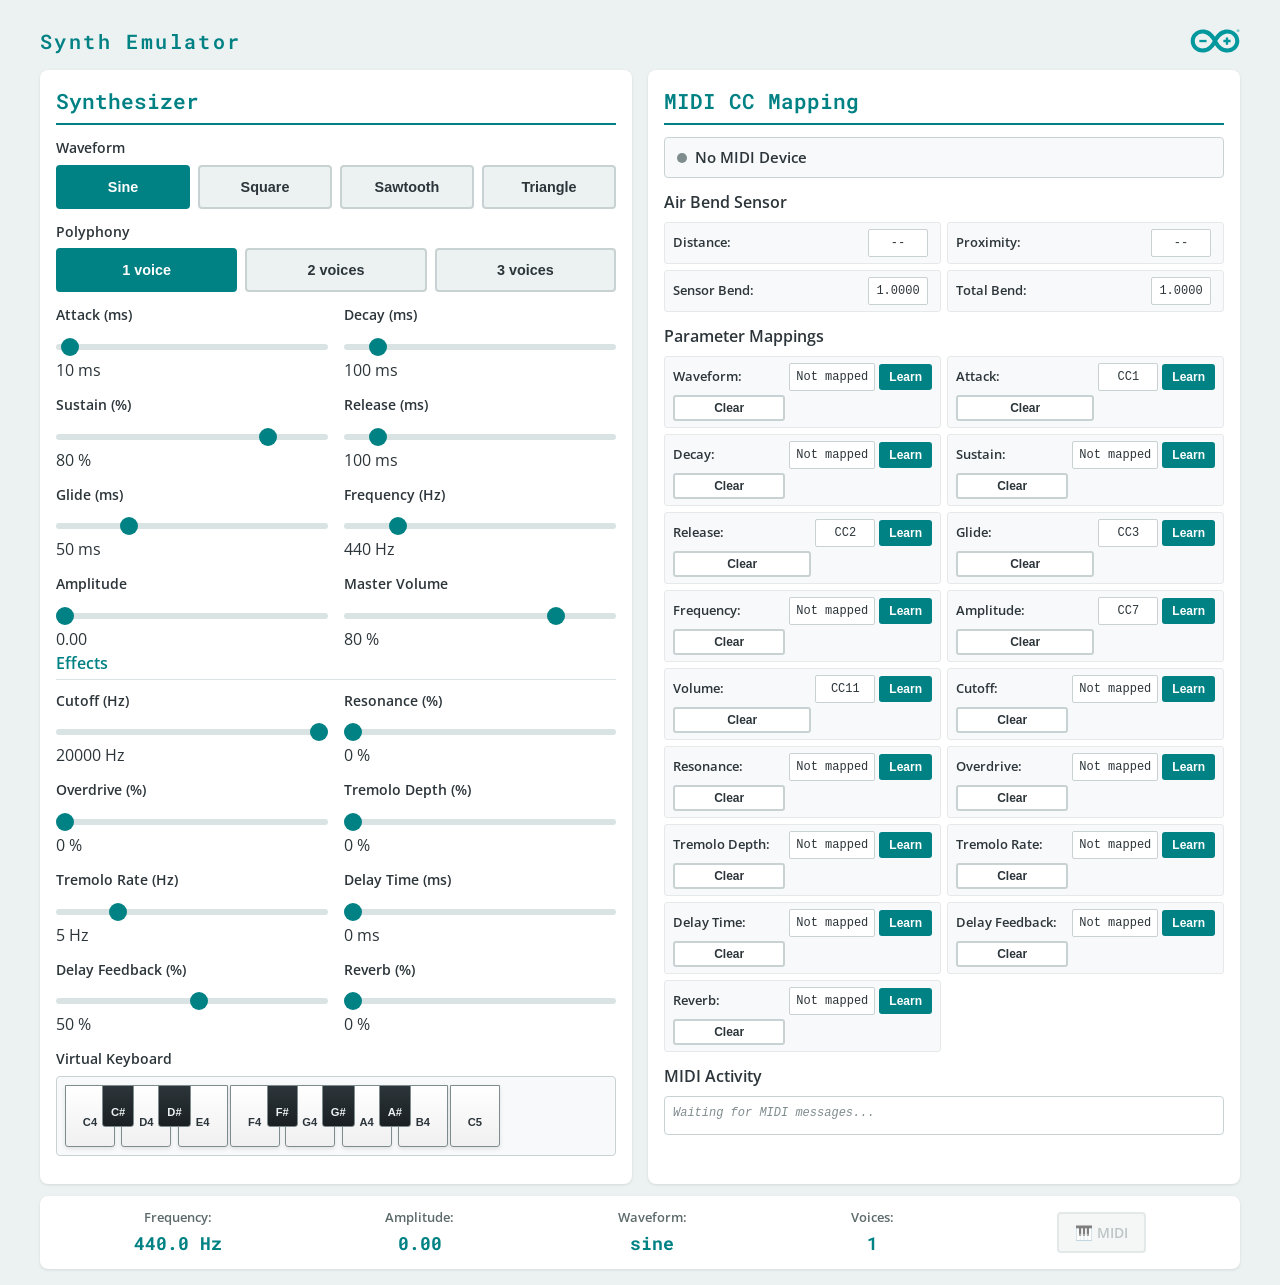
<file: examples/synth-emulator/assets/index.html>
<!--
SPDX-FileCopyrightText: Copyright (C) ARDUINO SRL (http://www.arduino.cc)

SPDX-License-Identifier: MPL-2.0
-->

<!doctype html>
<html>
<head>
  <meta charset="utf-8" />
  <meta name="viewport" content="width=device-width,initial-scale=1" />
  <title>Synth Emulator</title>
  <link rel="stylesheet" href="style.css">
</head>
<body>
  <div id="app">
    <div class="header">
      <h1 class="arduino-text">Synth Emulator</h1>
      <img class="arduino-logo" src="./img/RGB-Arduino-Logo_Color Inline Loop.svg" alt="Arduino Logo">
    </div>

    <div id="main-content">
      <!-- Left Panel: Synth Controls -->
      <div id="synth-panel">
        <h2>Synthesizer</h2>

        <!-- Waveform Selector -->
        <div class="control-group">
          <label>Waveform</label>
          <div class="waveform-selector">
            <button class="waveform-btn active" data-waveform="sine">Sine</button>
            <button class="waveform-btn" data-waveform="square">Square</button>
            <button class="waveform-btn" data-waveform="sawtooth">Sawtooth</button>
            <button class="waveform-btn" data-waveform="triangle">Triangle</button>
          </div>
        </div>

        <!-- Polyphony Selector -->
        <div class="control-group">
          <label>Polyphony</label>
          <div class="voices-selector">
            <button class="voices-btn active" data-voices="1">1 voice</button>
            <button class="voices-btn" data-voices="2">2 voices</button>
            <button class="voices-btn" data-voices="3">3 voices</button>
          </div>
        </div>

        <!-- Two-column layout for controls -->
        <div class="controls-grid">
          <div class="control-group">
            <label>Attack (ms)</label>
            <input type="range" id="attack-slider" min="0" max="500" value="10" step="1">
            <span id="attack-value">10</span> ms
          </div>

          <div class="control-group">
            <label>Decay (ms)</label>
            <input type="range" id="decay-slider" min="0" max="1000" value="100" step="1">
            <span id="decay-value">100</span> ms
          </div>

          <div class="control-group">
            <label>Sustain (%)</label>
            <input type="range" id="sustain-slider" min="0" max="100" value="80" step="1">
            <span id="sustain-value">80</span> %
          </div>

          <div class="control-group">
            <label>Release (ms)</label>
            <input type="range" id="release-slider" min="0" max="1000" value="100" step="1">
            <span id="release-value">100</span> ms
          </div>

          <div class="control-group">
            <label>Glide (ms)</label>
            <input type="range" id="glide-slider" min="0" max="200" value="50" step="1">
            <span id="glide-value">50</span> ms
          </div>

          <div class="control-group">
            <label>Frequency (Hz)</label>
            <input type="range" id="frequency-slider" min="100" max="2000" value="440" step="1">
            <span id="frequency-value">440</span> Hz
          </div>

          <div class="control-group">
            <label>Amplitude</label>
            <input type="range" id="amplitude-slider" min="0" max="100" value="0" step="1">
            <span id="amplitude-value">0.00</span>
          </div>

          <div class="control-group">
            <label>Master Volume</label>
            <input type="range" id="volume-slider" min="0" max="100" value="80" step="1">
            <span id="volume-value">80</span> %
          </div>
        </div>

        <!-- Effects Section -->
        <div class="control-group">
          <label class="section-label">Effects</label>
          <div class="controls-grid">
            <div class="control-group">
              <label>Cutoff (Hz)</label>
              <input type="range" id="cutoff-slider" min="20" max="20000" value="20000" step="10">
              <span id="cutoff-value">20000</span> Hz
            </div>

            <div class="control-group">
              <label>Resonance (%)</label>
              <input type="range" id="resonance-slider" min="0" max="100" value="0" step="1">
              <span id="resonance-value">0</span> %
            </div>

            <div class="control-group">
              <label>Overdrive (%)</label>
              <input type="range" id="overdrive-slider" min="0" max="100" value="0" step="1">
              <span id="overdrive-value">0</span> %
            </div>

            <div class="control-group">
              <label>Tremolo Depth (%)</label>
              <input type="range" id="tremolo-depth-slider" min="0" max="100" value="0" step="1">
              <span id="tremolo-depth-value">0</span> %
            </div>

            <div class="control-group">
              <label>Tremolo Rate (Hz)</label>
              <input type="range" id="tremolo-rate-slider" min="1" max="20" value="5" step="1">
              <span id="tremolo-rate-value">5</span> Hz
            </div>

            <div class="control-group">
              <label>Delay Time (ms)</label>
              <input type="range" id="delay-time-slider" min="0" max="1000" value="0" step="10">
              <span id="delay-time-value">0</span> ms
            </div>

            <div class="control-group">
              <label>Delay Feedback (%)</label>
              <input type="range" id="delay-feedback-slider" min="0" max="95" value="50" step="1">
              <span id="delay-feedback-value">50</span> %
            </div>

            <div class="control-group">
              <label>Reverb (%)</label>
              <input type="range" id="reverb-slider" min="0" max="100" value="0" step="1">
              <span id="reverb-value">0</span> %
            </div>
          </div>
        </div>

        <!-- Virtual Keyboard -->
        <div class="control-group">
          <label>Virtual Keyboard</label>
          <div id="keyboard">
            <!-- White keys -->
            <button class="key white" data-note="60">C4</button>
            <button class="key black" data-note="61">C#</button>
            <button class="key white" data-note="62">D4</button>
            <button class="key black" data-note="63">D#</button>
            <button class="key white" data-note="64">E4</button>
            <button class="key white" data-note="65">F4</button>
            <button class="key black" data-note="66">F#</button>
            <button class="key white" data-note="67">G4</button>
            <button class="key black" data-note="68">G#</button>
            <button class="key white" data-note="69">A4</button>
            <button class="key black" data-note="70">A#</button>
            <button class="key white" data-note="71">B4</button>
            <button class="key white" data-note="72">C5</button>
          </div>
        </div>
      </div>

      <!-- Right Panel: MIDI CC Mapping -->
      <div id="midi-panel">
        <h2>MIDI CC Mapping</h2>
        <div id="midi-status" class="status-indicator">
          <span class="status-dot"></span>
          <span class="status-text">No MIDI Device</span>
          <span class="device-name" id="device-name"></span>
        </div>

        <div class="mapping-group">
          <h3>Air Bend Sensor</h3>
          <div class="mappings-grid">
            <div class="mapping-row">
              <span class="mapping-label">Distance:</span>
              <span class="mapping-cc" id="sensor-distance">--</span>
            </div>
        
            <div class="mapping-row">
              <span class="mapping-label">Proximity:</span>
              <span class="mapping-cc" id="sensor-proximity">--</span>
            </div>
        
            <div class="mapping-row">
              <span class="mapping-label">Sensor Bend:</span>
              <span class="mapping-cc" id="sensor-bend">1.0000</span>
            </div>
        
            <div class="mapping-row">
              <span class="mapping-label">Total Bend:</span>
              <span class="mapping-cc" id="sensor-total-bend">1.0000</span>
            </div>
          </div>
        </div>
        
        <div class="mapping-group">
          <h3>Parameter Mappings</h3>
          <div class="mappings-grid">
            <div class="mapping-row">
              <span class="mapping-label">Waveform:</span>
              <span class="mapping-cc" id="map-waveform">Not mapped</span>
              <button class="learn-btn" data-param="waveform">Learn</button>
              <button class="clear-btn" data-param="waveform">Clear</button>
            </div>

            <div class="mapping-row">
              <span class="mapping-label">Attack:</span>
              <span class="mapping-cc" id="map-attack">CC1</span>
              <button class="learn-btn" data-param="attack">Learn</button>
              <button class="clear-btn" data-param="attack">Clear</button>
            </div>

            <div class="mapping-row">
              <span class="mapping-label">Decay:</span>
              <span class="mapping-cc" id="map-decay">Not mapped</span>
              <button class="learn-btn" data-param="decay">Learn</button>
              <button class="clear-btn" data-param="decay">Clear</button>
            </div>

            <div class="mapping-row">
              <span class="mapping-label">Sustain:</span>
              <span class="mapping-cc" id="map-sustain">Not mapped</span>
              <button class="learn-btn" data-param="sustain">Learn</button>
              <button class="clear-btn" data-param="sustain">Clear</button>
            </div>

            <div class="mapping-row">
              <span class="mapping-label">Release:</span>
              <span class="mapping-cc" id="map-release">CC2</span>
              <button class="learn-btn" data-param="release">Learn</button>
              <button class="clear-btn" data-param="release">Clear</button>
            </div>

            <div class="mapping-row">
              <span class="mapping-label">Glide:</span>
              <span class="mapping-cc" id="map-glide">CC3</span>
              <button class="learn-btn" data-param="glide">Learn</button>
              <button class="clear-btn" data-param="glide">Clear</button>
            </div>

            <div class="mapping-row">
              <span class="mapping-label">Frequency:</span>
              <span class="mapping-cc" id="map-frequency">Not mapped</span>
              <button class="learn-btn" data-param="frequency">Learn</button>
              <button class="clear-btn" data-param="frequency">Clear</button>
            </div>

            <div class="mapping-row">
              <span class="mapping-label">Amplitude:</span>
              <span class="mapping-cc" id="map-amplitude">CC7</span>
              <button class="learn-btn" data-param="amplitude">Learn</button>
              <button class="clear-btn" data-param="amplitude">Clear</button>
            </div>

            <div class="mapping-row">
              <span class="mapping-label">Volume:</span>
              <span class="mapping-cc" id="map-master_volume">CC11</span>
              <button class="learn-btn" data-param="master_volume">Learn</button>
              <button class="clear-btn" data-param="master_volume">Clear</button>
            </div>

            <div class="mapping-row">
              <span class="mapping-label">Cutoff:</span>
              <span class="mapping-cc" id="map-cutoff">Not mapped</span>
              <button class="learn-btn" data-param="cutoff">Learn</button>
              <button class="clear-btn" data-param="cutoff">Clear</button>
            </div>

            <div class="mapping-row">
              <span class="mapping-label">Resonance:</span>
              <span class="mapping-cc" id="map-resonance">Not mapped</span>
              <button class="learn-btn" data-param="resonance">Learn</button>
              <button class="clear-btn" data-param="resonance">Clear</button>
            </div>

            <div class="mapping-row">
              <span class="mapping-label">Overdrive:</span>
              <span class="mapping-cc" id="map-overdrive">Not mapped</span>
              <button class="learn-btn" data-param="overdrive">Learn</button>
              <button class="clear-btn" data-param="overdrive">Clear</button>
            </div>

            <div class="mapping-row">
              <span class="mapping-label">Tremolo Depth:</span>
              <span class="mapping-cc" id="map-tremolo_depth">Not mapped</span>
              <button class="learn-btn" data-param="tremolo_depth">Learn</button>
              <button class="clear-btn" data-param="tremolo_depth">Clear</button>
            </div>

            <div class="mapping-row">
              <span class="mapping-label">Tremolo Rate:</span>
              <span class="mapping-cc" id="map-tremolo_rate">Not mapped</span>
              <button class="learn-btn" data-param="tremolo_rate">Learn</button>
              <button class="clear-btn" data-param="tremolo_rate">Clear</button>
            </div>

            <div class="mapping-row">
              <span class="mapping-label">Delay Time:</span>
              <span class="mapping-cc" id="map-delay_time">Not mapped</span>
              <button class="learn-btn" data-param="delay_time">Learn</button>
              <button class="clear-btn" data-param="delay_time">Clear</button>
            </div>

            <div class="mapping-row">
              <span class="mapping-label">Delay Feedback:</span>
              <span class="mapping-cc" id="map-delay_feedback">Not mapped</span>
              <button class="learn-btn" data-param="delay_feedback">Learn</button>
              <button class="clear-btn" data-param="delay_feedback">Clear</button>
            </div>

            <div class="mapping-row">
              <span class="mapping-label">Reverb:</span>
              <span class="mapping-cc" id="map-reverb_wet">Not mapped</span>
              <button class="learn-btn" data-param="reverb_wet">Learn</button>
              <button class="clear-btn" data-param="reverb_wet">Clear</button>
            </div>
          </div>
        </div>

        <!-- MIDI Activity Monitor -->
        <div class="mapping-group">
          <h3>MIDI Activity</h3>
          <div id="midi-activity">
            <div class="activity-log" id="midi-log">
              <p class="placeholder">Waiting for MIDI messages...</p>
            </div>
          </div>
        </div>
      </div>
    </div>

    <!-- Status Bar -->
    <div id="status-bar">
      <div class="status-item">
        <span class="status-label">Frequency:</span>
        <span id="status-frequency">440.0 Hz</span>
      </div>
      <div class="status-item">
        <span class="status-label">Amplitude:</span>
        <span id="status-amplitude">0.00</span>
      </div>
      <div class="status-item">
        <span class="status-label">Waveform:</span>
        <span id="status-waveform">sine</span>
      </div>
      <div class="status-item">
        <span class="status-label">Voices:</span>
        <span id="status-voices">1</span>
      </div>
      <div class="status-item midi-indicator" id="midi-indicator">
        🎹 MIDI
      </div>
    </div>
  </div>

  <script src="libs/socket.io.min.js"></script>
  <script src="main.js"></script>
</body>
</html>
</file>
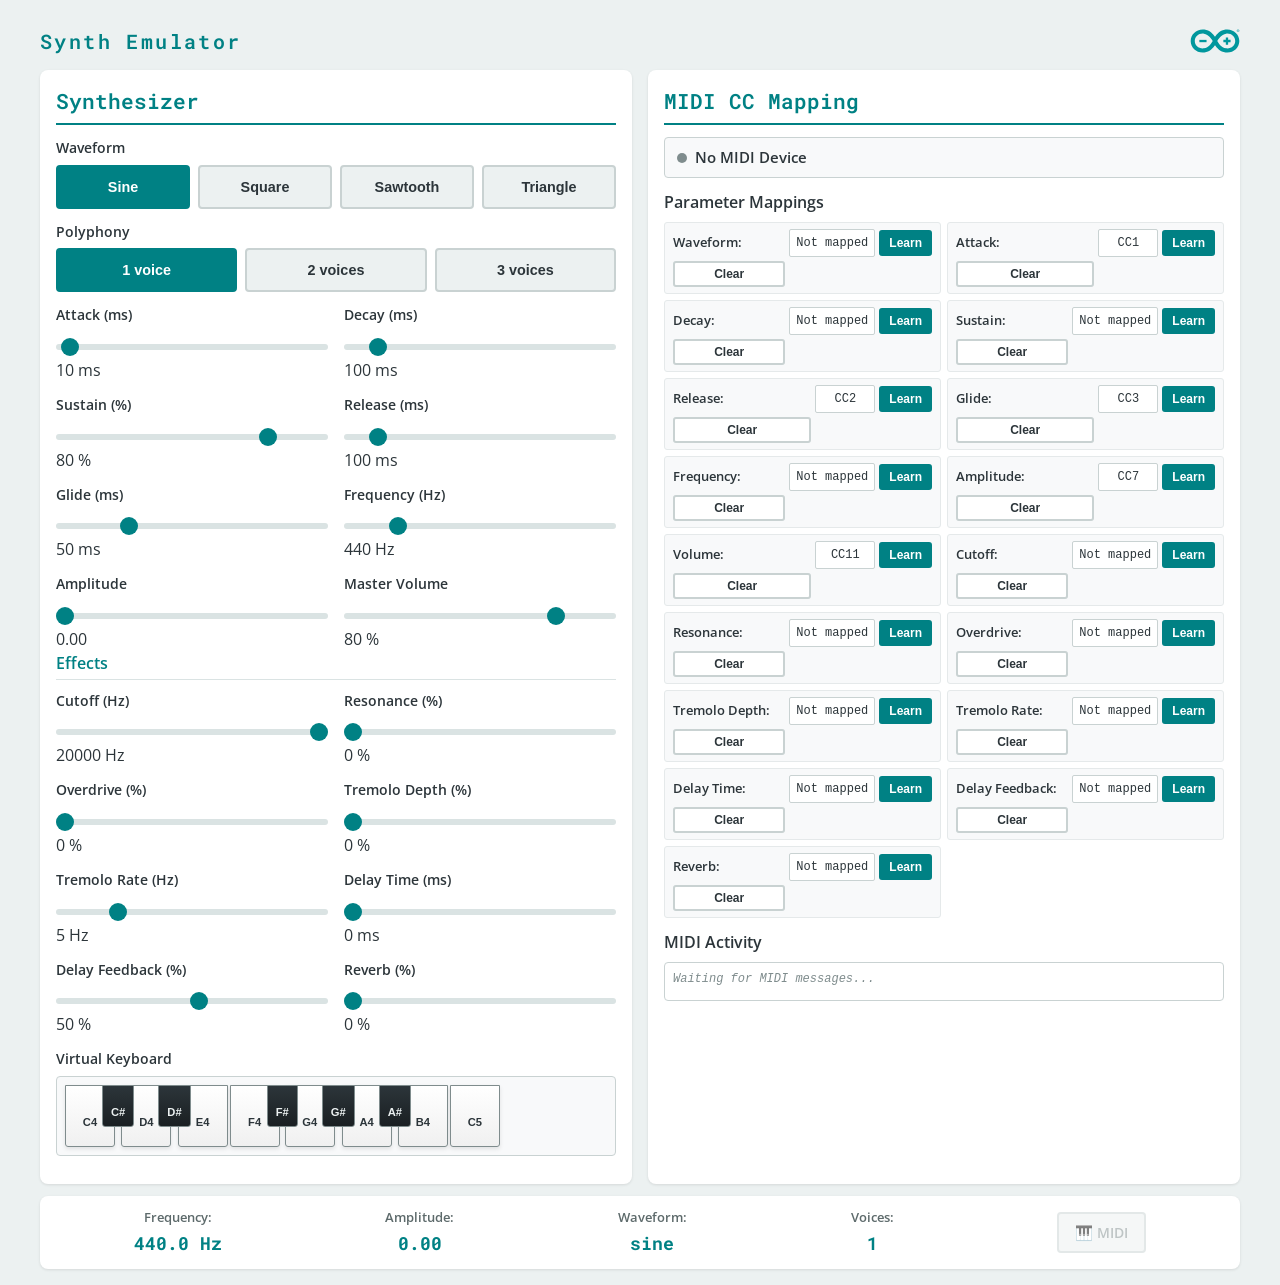
<file: inspirational/common/synth-emulator/assets/index.html>
<!--
SPDX-FileCopyrightText: Copyright (C) ARDUINO SRL (http://www.arduino.cc)

SPDX-License-Identifier: MPL-2.0
-->

<!doctype html>
<html>
  <head>
    <meta charset="utf-8" />
    <meta name="viewport" content="width=device-width,initial-scale=1" />
    <title>Synth Emulator</title>
    <link rel="stylesheet" href="style.css" />
  </head>
  <body>
    <div id="app">
      <div class="header">
        <h1 class="arduino-text">Synth Emulator</h1>
        <img class="arduino-logo" src="./img/RGB-Arduino-Logo_Color Inline Loop.svg" alt="Arduino Logo" />
      </div>

      <div id="main-content">
        <!-- Left Panel: Synth Controls -->
        <div id="synth-panel">
          <h2>Synthesizer</h2>

          <!-- Waveform Selector -->
          <div class="control-group">
            <label>Waveform</label>
            <div class="waveform-selector">
              <button class="waveform-btn active" data-waveform="sine">Sine</button>
              <button class="waveform-btn" data-waveform="square">Square</button>
              <button class="waveform-btn" data-waveform="sawtooth">Sawtooth</button>
              <button class="waveform-btn" data-waveform="triangle">Triangle</button>
            </div>
          </div>

          <!-- Polyphony Selector -->
          <div class="control-group">
            <label>Polyphony</label>
            <div class="voices-selector">
              <button class="voices-btn active" data-voices="1">1 voice</button>
              <button class="voices-btn" data-voices="2">2 voices</button>
              <button class="voices-btn" data-voices="3">3 voices</button>
            </div>
          </div>

          <!-- Two-column layout for controls -->
          <div class="controls-grid">
            <div class="control-group">
              <label>Attack (ms)</label>
              <input type="range" id="attack-slider" min="0" max="500" value="10" step="1" />
              <span id="attack-value">10</span> ms
            </div>

            <div class="control-group">
              <label>Decay (ms)</label>
              <input type="range" id="decay-slider" min="0" max="1000" value="100" step="1" />
              <span id="decay-value">100</span> ms
            </div>

            <div class="control-group">
              <label>Sustain (%)</label>
              <input type="range" id="sustain-slider" min="0" max="100" value="80" step="1" />
              <span id="sustain-value">80</span> %
            </div>

            <div class="control-group">
              <label>Release (ms)</label>
              <input type="range" id="release-slider" min="0" max="1000" value="100" step="1" />
              <span id="release-value">100</span> ms
            </div>

            <div class="control-group">
              <label>Glide (ms)</label>
              <input type="range" id="glide-slider" min="0" max="200" value="50" step="1" />
              <span id="glide-value">50</span> ms
            </div>

            <div class="control-group">
              <label>Frequency (Hz)</label>
              <input type="range" id="frequency-slider" min="100" max="2000" value="440" step="1" />
              <span id="frequency-value">440</span> Hz
            </div>

            <div class="control-group">
              <label>Amplitude</label>
              <input type="range" id="amplitude-slider" min="0" max="100" value="0" step="1" />
              <span id="amplitude-value">0.00</span>
            </div>

            <div class="control-group">
              <label>Master Volume</label>
              <input type="range" id="volume-slider" min="0" max="100" value="80" step="1" />
              <span id="volume-value">80</span> %
            </div>
          </div>

          <!-- Effects Section -->
          <div class="control-group">
            <label class="section-label">Effects</label>
            <div class="controls-grid">
              <div class="control-group">
                <label>Cutoff (Hz)</label>
                <input type="range" id="cutoff-slider" min="20" max="20000" value="20000" step="10" />
                <span id="cutoff-value">20000</span> Hz
              </div>

              <div class="control-group">
                <label>Resonance (%)</label>
                <input type="range" id="resonance-slider" min="0" max="100" value="0" step="1" />
                <span id="resonance-value">0</span> %
              </div>

              <div class="control-group">
                <label>Overdrive (%)</label>
                <input type="range" id="overdrive-slider" min="0" max="100" value="0" step="1" />
                <span id="overdrive-value">0</span> %
              </div>

              <div class="control-group">
                <label>Tremolo Depth (%)</label>
                <input type="range" id="tremolo-depth-slider" min="0" max="100" value="0" step="1" />
                <span id="tremolo-depth-value">0</span> %
              </div>

              <div class="control-group">
                <label>Tremolo Rate (Hz)</label>
                <input type="range" id="tremolo-rate-slider" min="1" max="20" value="5" step="1" />
                <span id="tremolo-rate-value">5</span> Hz
              </div>

              <div class="control-group">
                <label>Delay Time (ms)</label>
                <input type="range" id="delay-time-slider" min="0" max="1000" value="0" step="10" />
                <span id="delay-time-value">0</span> ms
              </div>

              <div class="control-group">
                <label>Delay Feedback (%)</label>
                <input type="range" id="delay-feedback-slider" min="0" max="95" value="50" step="1" />
                <span id="delay-feedback-value">50</span> %
              </div>

              <div class="control-group">
                <label>Reverb (%)</label>
                <input type="range" id="reverb-slider" min="0" max="100" value="0" step="1" />
                <span id="reverb-value">0</span> %
              </div>
            </div>
          </div>

          <!-- Virtual Keyboard -->
          <div class="control-group">
            <label>Virtual Keyboard</label>
            <div id="keyboard">
              <!-- White keys -->
              <button class="key white" data-note="60">C4</button>
              <button class="key black" data-note="61">C#</button>
              <button class="key white" data-note="62">D4</button>
              <button class="key black" data-note="63">D#</button>
              <button class="key white" data-note="64">E4</button>
              <button class="key white" data-note="65">F4</button>
              <button class="key black" data-note="66">F#</button>
              <button class="key white" data-note="67">G4</button>
              <button class="key black" data-note="68">G#</button>
              <button class="key white" data-note="69">A4</button>
              <button class="key black" data-note="70">A#</button>
              <button class="key white" data-note="71">B4</button>
              <button class="key white" data-note="72">C5</button>
            </div>
          </div>
        </div>

        <!-- Right Panel: MIDI CC Mapping -->
        <div id="midi-panel">
          <h2>MIDI CC Mapping</h2>
          <div id="midi-status" class="status-indicator">
            <span class="status-dot"></span>
            <span class="status-text">No MIDI Device</span>
            <span class="device-name" id="device-name"></span>
          </div>

          <div class="mapping-group">
            <h3>Parameter Mappings</h3>
            <div class="mappings-grid">
              <div class="mapping-row">
                <span class="mapping-label">Waveform:</span>
                <span class="mapping-cc" id="map-waveform">Not mapped</span>
                <button class="learn-btn" data-param="waveform">Learn</button>
                <button class="clear-btn" data-param="waveform">Clear</button>
              </div>

              <div class="mapping-row">
                <span class="mapping-label">Attack:</span>
                <span class="mapping-cc" id="map-attack">CC1</span>
                <button class="learn-btn" data-param="attack">Learn</button>
                <button class="clear-btn" data-param="attack">Clear</button>
              </div>

              <div class="mapping-row">
                <span class="mapping-label">Decay:</span>
                <span class="mapping-cc" id="map-decay">Not mapped</span>
                <button class="learn-btn" data-param="decay">Learn</button>
                <button class="clear-btn" data-param="decay">Clear</button>
              </div>

              <div class="mapping-row">
                <span class="mapping-label">Sustain:</span>
                <span class="mapping-cc" id="map-sustain">Not mapped</span>
                <button class="learn-btn" data-param="sustain">Learn</button>
                <button class="clear-btn" data-param="sustain">Clear</button>
              </div>

              <div class="mapping-row">
                <span class="mapping-label">Release:</span>
                <span class="mapping-cc" id="map-release">CC2</span>
                <button class="learn-btn" data-param="release">Learn</button>
                <button class="clear-btn" data-param="release">Clear</button>
              </div>

              <div class="mapping-row">
                <span class="mapping-label">Glide:</span>
                <span class="mapping-cc" id="map-glide">CC3</span>
                <button class="learn-btn" data-param="glide">Learn</button>
                <button class="clear-btn" data-param="glide">Clear</button>
              </div>

              <div class="mapping-row">
                <span class="mapping-label">Frequency:</span>
                <span class="mapping-cc" id="map-frequency">Not mapped</span>
                <button class="learn-btn" data-param="frequency">Learn</button>
                <button class="clear-btn" data-param="frequency">Clear</button>
              </div>

              <div class="mapping-row">
                <span class="mapping-label">Amplitude:</span>
                <span class="mapping-cc" id="map-amplitude">CC7</span>
                <button class="learn-btn" data-param="amplitude">Learn</button>
                <button class="clear-btn" data-param="amplitude">Clear</button>
              </div>

              <div class="mapping-row">
                <span class="mapping-label">Volume:</span>
                <span class="mapping-cc" id="map-master_volume">CC11</span>
                <button class="learn-btn" data-param="master_volume">Learn</button>
                <button class="clear-btn" data-param="master_volume">Clear</button>
              </div>

              <div class="mapping-row">
                <span class="mapping-label">Cutoff:</span>
                <span class="mapping-cc" id="map-cutoff">Not mapped</span>
                <button class="learn-btn" data-param="cutoff">Learn</button>
                <button class="clear-btn" data-param="cutoff">Clear</button>
              </div>

              <div class="mapping-row">
                <span class="mapping-label">Resonance:</span>
                <span class="mapping-cc" id="map-resonance">Not mapped</span>
                <button class="learn-btn" data-param="resonance">Learn</button>
                <button class="clear-btn" data-param="resonance">Clear</button>
              </div>

              <div class="mapping-row">
                <span class="mapping-label">Overdrive:</span>
                <span class="mapping-cc" id="map-overdrive">Not mapped</span>
                <button class="learn-btn" data-param="overdrive">Learn</button>
                <button class="clear-btn" data-param="overdrive">Clear</button>
              </div>

              <div class="mapping-row">
                <span class="mapping-label">Tremolo Depth:</span>
                <span class="mapping-cc" id="map-tremolo_depth">Not mapped</span>
                <button class="learn-btn" data-param="tremolo_depth">Learn</button>
                <button class="clear-btn" data-param="tremolo_depth">Clear</button>
              </div>

              <div class="mapping-row">
                <span class="mapping-label">Tremolo Rate:</span>
                <span class="mapping-cc" id="map-tremolo_rate">Not mapped</span>
                <button class="learn-btn" data-param="tremolo_rate">Learn</button>
                <button class="clear-btn" data-param="tremolo_rate">Clear</button>
              </div>

              <div class="mapping-row">
                <span class="mapping-label">Delay Time:</span>
                <span class="mapping-cc" id="map-delay_time">Not mapped</span>
                <button class="learn-btn" data-param="delay_time">Learn</button>
                <button class="clear-btn" data-param="delay_time">Clear</button>
              </div>

              <div class="mapping-row">
                <span class="mapping-label">Delay Feedback:</span>
                <span class="mapping-cc" id="map-delay_feedback">Not mapped</span>
                <button class="learn-btn" data-param="delay_feedback">Learn</button>
                <button class="clear-btn" data-param="delay_feedback">Clear</button>
              </div>

              <div class="mapping-row">
                <span class="mapping-label">Reverb:</span>
                <span class="mapping-cc" id="map-reverb_wet">Not mapped</span>
                <button class="learn-btn" data-param="reverb_wet">Learn</button>
                <button class="clear-btn" data-param="reverb_wet">Clear</button>
              </div>
            </div>
          </div>

          <!-- MIDI Activity Monitor -->
          <div class="mapping-group">
            <h3>MIDI Activity</h3>
            <div id="midi-activity">
              <div class="activity-log" id="midi-log">
                <p class="placeholder">Waiting for MIDI messages...</p>
              </div>
            </div>
          </div>
        </div>
      </div>

      <!-- Status Bar -->
      <div id="status-bar">
        <div class="status-item">
          <span class="status-label">Frequency:</span>
          <span id="status-frequency">440.0 Hz</span>
        </div>
        <div class="status-item">
          <span class="status-label">Amplitude:</span>
          <span id="status-amplitude">0.00</span>
        </div>
        <div class="status-item">
          <span class="status-label">Waveform:</span>
          <span id="status-waveform">sine</span>
        </div>
        <div class="status-item">
          <span class="status-label">Voices:</span>
          <span id="status-voices">1</span>
        </div>
        <div class="status-item midi-indicator" id="midi-indicator">🎹 MIDI</div>
      </div>
    </div>

    <script src="libs/socket.io.min.js"></script>
    <script src="main.js"></script>
  </body>
</html>
</file>
<file: examples/synth-emulator/assets/style.css>
/*
 * SPDX-FileCopyrightText: Copyright (C) ARDUINO SRL (http://www.arduino.cc)
 *
 * SPDX-License-Identifier: MPL-2.0
 */

@import url('fonts/fonts.css');

* {
  margin: 0;
  padding: 0;
  box-sizing: border-box;
}

body {
  font-family: 'Open Sans', sans-serif;
  background-color: #ECF1F1;
  color: #2C353A;
  padding: 12px 40px 16px 40px;
  line-height: 1.5;
}

#app {
  max-width: 1400px;
  margin: 0 auto;
}

/* Header */
.header {
  display: flex;
  justify-content: space-between;
  align-items: center;
  margin-bottom: 12px;
  position: sticky;
  top: 0;
  background: #ECF1F1;
  z-index: 1000;
  padding-top: 12px;
}

.arduino-text {
  color: #008184;
  font-family: "Roboto Mono", monospace;
  font-size: 20px;
  font-weight: 600;
  margin: 0;
  font-style: normal;
  line-height: 170%;
  letter-spacing: 2.4px;
}

.arduino-logo {
  height: 24px;
  width: auto;
}

/* Main Content */
#main-content {
  display: grid;
  grid-template-columns: 1fr 1fr;
  gap: 16px;
  margin-bottom: 12px;
}

/* Panels */
#synth-panel,
#midi-panel {
  background: white;
  border-radius: 8px;
  padding: 16px;
  box-shadow: 0 1px 3px rgba(0, 0, 0, 0.1);
}

#synth-panel h2,
#midi-panel h2 {
  font-size: 1.3em;
  margin-bottom: 12px;
  color: #008184;
  font-family: "Roboto Mono", monospace;
  font-weight: 600;
  border-bottom: 2px solid #008184;
  padding-bottom: 6px;
}

/* Control Groups */
.control-group {
  margin-bottom: 12px;
}

.control-group label {
  display: block;
  font-weight: 600;
  margin-bottom: 6px;
  font-size: 0.9em;
  color: #2C353A;
}

.control-group label.section-label {
  font-size: 1em;
  color: #008184;
  border-bottom: 1px solid #DAE3E3;
  padding-bottom: 4px;
  margin-bottom: 10px;
}

/* Two-column grid for synth controls */
.controls-grid {
  display: grid;
  grid-template-columns: 1fr 1fr;
  gap: 12px 16px;
}

.controls-grid .control-group {
  margin-bottom: 0;
}

/* Waveform Selector */
.waveform-selector {
  display: flex;
  gap: 8px;
  flex-wrap: wrap;
}

.waveform-btn {
  flex: 1;
  min-width: 100px;
  padding: 12px 16px;
  background: #ECF1F1;
  border: 2px solid #C9D2D2;
  border-radius: 4px;
  color: #2C353A;
  font-size: 0.9em;
  font-weight: 600;
  cursor: pointer;
  transition: all 0.2s ease;
}

.waveform-btn:hover {
  background: #DAE3E3;
  border-color: #008184;
}

.waveform-btn.active {
  background: #008184;
  border-color: #008184;
  color: white;
}

/* Polyphony / Voices Selector */
.voices-selector {
  display: flex;
  gap: 8px;
  flex-wrap: wrap;
}

.voices-btn {
  flex: 1;
  min-width: 80px;
  padding: 12px 16px;
  background: #ECF1F1;
  border: 2px solid #C9D2D2;
  border-radius: 4px;
  color: #2C353A;
  font-size: 0.9em;
  font-weight: 600;
  cursor: pointer;
  transition: all 0.2s ease;
}

.voices-btn:hover {
  background: #DAE3E3;
  border-color: #008184;
}

.voices-btn.active {
  background: #008184;
  border-color: #008184;
  color: white;
}

/* Sliders */
input[type="range"] {
  width: 100%;
  height: 6px;
  background: #DAE3E3;
  border-radius: 3px;
  outline: none;
  -webkit-appearance: none;
  appearance: none;
  margin: 8px 0;
}

input[type="range"]::-webkit-slider-thumb {
  -webkit-appearance: none;
  appearance: none;
  width: 18px;
  height: 18px;
  background: #008184;
  border-radius: 50%;
  cursor: pointer;
  transition: all 0.2s ease;
}

input[type="range"]::-webkit-slider-thumb:hover {
  background: #00979D;
  transform: scale(1.1);
}

input[type="range"]::-moz-range-thumb {
  width: 18px;
  height: 18px;
  background: #008184;
  border-radius: 50%;
  cursor: pointer;
  transition: all 0.2s ease;
  border: none;
}

input[type="range"]::-moz-range-thumb:hover {
  background: #00979D;
  transform: scale(1.1);
}

/* Virtual Keyboard */
#keyboard {
  display: flex;
  gap: 2px;
  margin-top: 6px;
  overflow-x: auto;
  padding: 8px;
  background: #F8F9FA;
  border-radius: 4px;
  border: 1px solid #C9D2D2;
  height: 80px;
}

.key {
  padding: 30px 12px;
  border: 1px solid #7F8C8D;
  border-radius: 0 0 3px 3px;
  cursor: pointer;
  font-weight: 600;
  font-size: 0.7em;
  transition: all 0.1s ease;
  position: relative;
}

.key.white {
  background: linear-gradient(to bottom, #ffffff 0%, #f0f0f0 100%);
  color: #2C353A;
  min-width: 50px;
  box-shadow: 0 2px 4px rgba(0, 0, 0, 0.1);
}

.key.black {
  background: linear-gradient(to bottom, #2C353A 0%, #1a1f22 100%);
  color: #ECF1F1;
  min-width: 30px;
  margin: 0 -15px;
  z-index: 1;
  height: 55%;
  padding: 20px 8px;
}

.key:hover {
  transform: translateY(-1px);
  box-shadow: 0 3px 6px rgba(0, 0, 0, 0.2);
}

.key.pressed {
  transform: translateY(2px);
  box-shadow: inset 0 2px 4px rgba(0, 0, 0, 0.2);
}

.key.white.pressed {
  background: linear-gradient(to bottom, #DAE3E3 0%, #C9D2D2 100%);
}

.key.black.pressed {
  background: linear-gradient(to bottom, #1a1f22 0%, #2C353A 100%);
}

/* MIDI Panel */
.status-indicator {
  display: flex;
  align-items: center;
  gap: 8px;
  padding: 8px 12px;
  background: #F8F9FA;
  border-radius: 4px;
  border: 1px solid #C9D2D2;
  margin-bottom: 12px;
}

.device-name {
  font-size: 0.85em;
  color: #5d6a6b;
  font-style: italic;
  margin-left: auto;
}

.status-dot {
  width: 10px;
  height: 10px;
  border-radius: 50%;
  background: #7F8C8D;
  animation: pulse 2s infinite;
}

.status-dot.active {
  background: #008184;
  box-shadow: 0 0 8px rgba(0, 129, 132, 0.6);
}

@keyframes pulse {
  0%, 100% { opacity: 1; }
  50% { opacity: 0.6; }
}

.status-text {
  font-weight: 600;
  font-size: 0.95em;
  color: #2C353A;
}

/* Mapping Groups */
.mapping-group {
  margin-bottom: 12px;
}

.mapping-group h3 {
  font-size: 1em;
  margin-bottom: 8px;
  color: #2C353A;
  font-weight: 600;
}

.help-text {
  font-size: 0.85em;
  color: #5d6a6b;
  margin-bottom: 8px;
}

.mappings-grid {
  display: grid;
  grid-template-columns: 1fr 1fr;
  gap: 6px;
}

.mapping-row {
  display: grid;
  grid-template-columns: 1fr auto auto;
  gap: 4px;
  align-items: center;
  padding: 6px 8px;
  background: #F8F9FA;
  border-radius: 3px;
  border: 1px solid #E5E9EA;
}

.mapping-label {
  font-weight: 600;
  color: #2C353A;
  font-size: 0.8em;
  overflow: hidden;
  text-overflow: ellipsis;
  white-space: nowrap;
}

.mapping-cc {
  padding: 4px 6px;
  background: white;
  border: 1px solid #C9D2D2;
  border-radius: 2px;
  font-family: 'Courier New', monospace;
  font-size: 0.75em;
  color: #2C353A;
  text-align: center;
  min-width: 60px;
  white-space: nowrap;
}

.learn-btn,
.clear-btn {
  padding: 4px 8px;
  border: 2px solid;
  border-radius: 3px;
  font-weight: 600;
  font-size: 0.75em;
  cursor: pointer;
  transition: all 0.2s ease;
  white-space: nowrap;
}

.learn-btn {
  background: #008184;
  border-color: #008184;
  color: white;
}

.learn-btn:hover {
  background: #00979D;
  border-color: #00979D;
}

.learn-btn.learning {
  background: #F26727;
  border-color: #F26727;
  animation: blink 1s infinite;
}

@keyframes blink {
  0%, 100% { opacity: 1; }
  50% { opacity: 0.6; }
}

.clear-btn {
  background: white;
  border-color: #C9D2D2;
  color: #2C353A;
}

.clear-btn:hover {
  background: #F8F9FA;
  border-color: #7F8C8D;
}

/* MIDI Activity Monitor */
#midi-activity {
  margin-top: 8px;
}

.activity-log {
  max-height: 120px;
  overflow-y: auto;
  padding: 8px;
  background: white;
  border: 1px solid #C9D2D2;
  border-radius: 4px;
  font-family: 'Courier New', monospace;
  font-size: 0.75em;
}

.activity-log p {
  margin-bottom: 4px;
  color: #2C353A;
  line-height: 1.4;
}

.activity-log .placeholder {
  color: #7F8C8D;
  font-style: italic;
}

/* Status Bar */
#status-bar {
  display: flex;
  justify-content: space-around;
  align-items: center;
  padding: 12px;
  background: white;
  border-radius: 8px;
  box-shadow: 0 1px 3px rgba(0, 0, 0, 0.1);
}

.status-item {
  display: flex;
  flex-direction: column;
  align-items: center;
  gap: 4px;
}

.status-label {
  font-size: 0.8em;
  color: #5d6a6b;
  font-weight: 600;
}

.status-item span:last-child {
  font-size: 1.1em;
  font-weight: 700;
  color: #008184;
  font-family: "Roboto Mono", monospace;
}

.midi-indicator {
  padding: 8px 16px;
  background: #ECF1F1;
  border: 2px solid #C9D2D2;
  border-radius: 4px;
  color: #7F8C8D;
  font-weight: 600;
  font-size: 0.9em;
  opacity: 0.5;
  transition: all 0.3s ease;
}

.midi-indicator.active {
  opacity: 1;
  background: #F26727;
  border-color: #F26727;
  color: white;
}

/* Responsive Design */
@media (max-width: 1024px) {
  #main-content {
    grid-template-columns: 1fr;
  }

  .controls-grid,
  .mappings-grid {
    grid-template-columns: 1fr;
  }

  .mapping-row {
    grid-template-columns: 1fr;
    gap: 6px;
  }

  .learn-btn,
  .clear-btn {
    width: 100%;
  }
}

/* Scrollbar Styling */
.activity-log::-webkit-scrollbar {
  width: 6px;
}

.activity-log::-webkit-scrollbar-track {
  background: #ECF1F1;
  border-radius: 3px;
}

.activity-log::-webkit-scrollbar-thumb {
  background: #C9D2D2;
  border-radius: 3px;
}

.activity-log::-webkit-scrollbar-thumb:hover {
  background: #7F8C8D;
}
</file>
<file: inspirational/common/synth-emulator/assets/style.css>
/*
 * SPDX-FileCopyrightText: Copyright (C) ARDUINO SRL (http://www.arduino.cc)
 *
 * SPDX-License-Identifier: MPL-2.0
 */

@import url('fonts/fonts.css');

* {
  margin: 0;
  padding: 0;
  box-sizing: border-box;
}

body {
  font-family: 'Open Sans', sans-serif;
  background-color: #ecf1f1;
  color: #2c353a;
  padding: 12px 40px 16px 40px;
  line-height: 1.5;
}

#app {
  max-width: 1400px;
  margin: 0 auto;
}

/* Header */
.header {
  display: flex;
  justify-content: space-between;
  align-items: center;
  margin-bottom: 12px;
  position: sticky;
  top: 0;
  background: #ecf1f1;
  z-index: 1000;
  padding-top: 12px;
}

.arduino-text {
  color: #008184;
  font-family: 'Roboto Mono', monospace;
  font-size: 20px;
  font-weight: 600;
  margin: 0;
  font-style: normal;
  line-height: 170%;
  letter-spacing: 2.4px;
}

.arduino-logo {
  height: 24px;
  width: auto;
}

/* Main Content */
#main-content {
  display: grid;
  grid-template-columns: 1fr 1fr;
  gap: 16px;
  margin-bottom: 12px;
}

/* Panels */
#synth-panel,
#midi-panel {
  background: white;
  border-radius: 8px;
  padding: 16px;
  box-shadow: 0 1px 3px rgba(0, 0, 0, 0.1);
}

#synth-panel h2,
#midi-panel h2 {
  font-size: 1.3em;
  margin-bottom: 12px;
  color: #008184;
  font-family: 'Roboto Mono', monospace;
  font-weight: 600;
  border-bottom: 2px solid #008184;
  padding-bottom: 6px;
}

/* Control Groups */
.control-group {
  margin-bottom: 12px;
}

.control-group label {
  display: block;
  font-weight: 600;
  margin-bottom: 6px;
  font-size: 0.9em;
  color: #2c353a;
}

.control-group label.section-label {
  font-size: 1em;
  color: #008184;
  border-bottom: 1px solid #dae3e3;
  padding-bottom: 4px;
  margin-bottom: 10px;
}

/* Two-column grid for synth controls */
.controls-grid {
  display: grid;
  grid-template-columns: 1fr 1fr;
  gap: 12px 16px;
}

.controls-grid .control-group {
  margin-bottom: 0;
}

/* Waveform Selector */
.waveform-selector {
  display: flex;
  gap: 8px;
  flex-wrap: wrap;
}

.waveform-btn {
  flex: 1;
  min-width: 100px;
  padding: 12px 16px;
  background: #ecf1f1;
  border: 2px solid #c9d2d2;
  border-radius: 4px;
  color: #2c353a;
  font-size: 0.9em;
  font-weight: 600;
  cursor: pointer;
  transition: all 0.2s ease;
}

.waveform-btn:hover {
  background: #dae3e3;
  border-color: #008184;
}

.waveform-btn.active {
  background: #008184;
  border-color: #008184;
  color: white;
}

/* Polyphony / Voices Selector */
.voices-selector {
  display: flex;
  gap: 8px;
  flex-wrap: wrap;
}

.voices-btn {
  flex: 1;
  min-width: 80px;
  padding: 12px 16px;
  background: #ecf1f1;
  border: 2px solid #c9d2d2;
  border-radius: 4px;
  color: #2c353a;
  font-size: 0.9em;
  font-weight: 600;
  cursor: pointer;
  transition: all 0.2s ease;
}

.voices-btn:hover {
  background: #dae3e3;
  border-color: #008184;
}

.voices-btn.active {
  background: #008184;
  border-color: #008184;
  color: white;
}

/* Sliders */
input[type='range'] {
  width: 100%;
  height: 6px;
  background: #dae3e3;
  border-radius: 3px;
  outline: none;
  -webkit-appearance: none;
  appearance: none;
  margin: 8px 0;
}

input[type='range']::-webkit-slider-thumb {
  -webkit-appearance: none;
  appearance: none;
  width: 18px;
  height: 18px;
  background: #008184;
  border-radius: 50%;
  cursor: pointer;
  transition: all 0.2s ease;
}

input[type='range']::-webkit-slider-thumb:hover {
  background: #00979d;
  transform: scale(1.1);
}

input[type='range']::-moz-range-thumb {
  width: 18px;
  height: 18px;
  background: #008184;
  border-radius: 50%;
  cursor: pointer;
  transition: all 0.2s ease;
  border: none;
}

input[type='range']::-moz-range-thumb:hover {
  background: #00979d;
  transform: scale(1.1);
}

/* Virtual Keyboard */
#keyboard {
  display: flex;
  gap: 2px;
  margin-top: 6px;
  overflow-x: auto;
  padding: 8px;
  background: #f8f9fa;
  border-radius: 4px;
  border: 1px solid #c9d2d2;
  height: 80px;
}

.key {
  padding: 30px 12px;
  border: 1px solid #7f8c8d;
  border-radius: 0 0 3px 3px;
  cursor: pointer;
  font-weight: 600;
  font-size: 0.7em;
  transition: all 0.1s ease;
  position: relative;
}

.key.white {
  background: linear-gradient(to bottom, #ffffff 0%, #f0f0f0 100%);
  color: #2c353a;
  min-width: 50px;
  box-shadow: 0 2px 4px rgba(0, 0, 0, 0.1);
}

.key.black {
  background: linear-gradient(to bottom, #2c353a 0%, #1a1f22 100%);
  color: #ecf1f1;
  min-width: 30px;
  margin: 0 -15px;
  z-index: 1;
  height: 55%;
  padding: 20px 8px;
}

.key:hover {
  transform: translateY(-1px);
  box-shadow: 0 3px 6px rgba(0, 0, 0, 0.2);
}

.key.pressed {
  transform: translateY(2px);
  box-shadow: inset 0 2px 4px rgba(0, 0, 0, 0.2);
}

.key.white.pressed {
  background: linear-gradient(to bottom, #dae3e3 0%, #c9d2d2 100%);
}

.key.black.pressed {
  background: linear-gradient(to bottom, #1a1f22 0%, #2c353a 100%);
}

/* MIDI Panel */
.status-indicator {
  display: flex;
  align-items: center;
  gap: 8px;
  padding: 8px 12px;
  background: #f8f9fa;
  border-radius: 4px;
  border: 1px solid #c9d2d2;
  margin-bottom: 12px;
}

.device-name {
  font-size: 0.85em;
  color: #5d6a6b;
  font-style: italic;
  margin-left: auto;
}

.status-dot {
  width: 10px;
  height: 10px;
  border-radius: 50%;
  background: #7f8c8d;
  animation: pulse 2s infinite;
}

.status-dot.active {
  background: #008184;
  box-shadow: 0 0 8px rgba(0, 129, 132, 0.6);
}

@keyframes pulse {
  0%,
  100% {
    opacity: 1;
  }
  50% {
    opacity: 0.6;
  }
}

.status-text {
  font-weight: 600;
  font-size: 0.95em;
  color: #2c353a;
}

/* Mapping Groups */
.mapping-group {
  margin-bottom: 12px;
}

.mapping-group h3 {
  font-size: 1em;
  margin-bottom: 8px;
  color: #2c353a;
  font-weight: 600;
}

.help-text {
  font-size: 0.85em;
  color: #5d6a6b;
  margin-bottom: 8px;
}

.mappings-grid {
  display: grid;
  grid-template-columns: 1fr 1fr;
  gap: 6px;
}

.mapping-row {
  display: grid;
  grid-template-columns: 1fr auto auto;
  gap: 4px;
  align-items: center;
  padding: 6px 8px;
  background: #f8f9fa;
  border-radius: 3px;
  border: 1px solid #e5e9ea;
}

.mapping-label {
  font-weight: 600;
  color: #2c353a;
  font-size: 0.8em;
  overflow: hidden;
  text-overflow: ellipsis;
  white-space: nowrap;
}

.mapping-cc {
  padding: 4px 6px;
  background: white;
  border: 1px solid #c9d2d2;
  border-radius: 2px;
  font-family: 'Courier New', monospace;
  font-size: 0.75em;
  color: #2c353a;
  text-align: center;
  min-width: 60px;
}

.learn-btn,
.clear-btn {
  padding: 4px 8px;
  border: 2px solid;
  border-radius: 3px;
  font-weight: 600;
  font-size: 0.75em;
  cursor: pointer;
  transition: all 0.2s ease;
  white-space: nowrap;
}

.learn-btn {
  background: #008184;
  border-color: #008184;
  color: white;
}

.learn-btn:hover {
  background: #00979d;
  border-color: #00979d;
}

.learn-btn.learning {
  background: #f26727;
  border-color: #f26727;
  animation: blink 1s infinite;
}

@keyframes blink {
  0%,
  100% {
    opacity: 1;
  }
  50% {
    opacity: 0.6;
  }
}

.clear-btn {
  background: white;
  border-color: #c9d2d2;
  color: #2c353a;
}

.clear-btn:hover {
  background: #f8f9fa;
  border-color: #7f8c8d;
}

/* MIDI Activity Monitor */
#midi-activity {
  margin-top: 8px;
}

.activity-log {
  max-height: 120px;
  overflow-y: auto;
  padding: 8px;
  background: white;
  border: 1px solid #c9d2d2;
  border-radius: 4px;
  font-family: 'Courier New', monospace;
  font-size: 0.75em;
}

.activity-log p {
  margin-bottom: 4px;
  color: #2c353a;
  line-height: 1.4;
}

.activity-log .placeholder {
  color: #7f8c8d;
  font-style: italic;
}

/* Status Bar */
#status-bar {
  display: flex;
  justify-content: space-around;
  align-items: center;
  padding: 12px;
  background: white;
  border-radius: 8px;
  box-shadow: 0 1px 3px rgba(0, 0, 0, 0.1);
}

.status-item {
  display: flex;
  flex-direction: column;
  align-items: center;
  gap: 4px;
}

.status-label {
  font-size: 0.8em;
  color: #5d6a6b;
  font-weight: 600;
}

.status-item span:last-child {
  font-size: 1.1em;
  font-weight: 700;
  color: #008184;
  font-family: 'Roboto Mono', monospace;
}

.midi-indicator {
  padding: 8px 16px;
  background: #ecf1f1;
  border: 2px solid #c9d2d2;
  border-radius: 4px;
  color: #7f8c8d;
  font-weight: 600;
  font-size: 0.9em;
  opacity: 0.5;
  transition: all 0.3s ease;
}

.midi-indicator.active {
  opacity: 1;
  background: #f26727;
  border-color: #f26727;
  color: white;
}

/* Responsive Design */
@media (max-width: 1024px) {
  #main-content {
    grid-template-columns: 1fr;
  }

  .controls-grid,
  .mappings-grid {
    grid-template-columns: 1fr;
  }

  .mapping-row {
    grid-template-columns: 1fr;
    gap: 6px;
  }

  .learn-btn,
  .clear-btn {
    width: 100%;
  }
}

/* Scrollbar Styling */
.activity-log::-webkit-scrollbar {
  width: 6px;
}

.activity-log::-webkit-scrollbar-track {
  background: #ecf1f1;
  border-radius: 3px;
}

.activity-log::-webkit-scrollbar-thumb {
  background: #c9d2d2;
  border-radius: 3px;
}

.activity-log::-webkit-scrollbar-thumb:hover {
  background: #7f8c8d;
}
</file>
